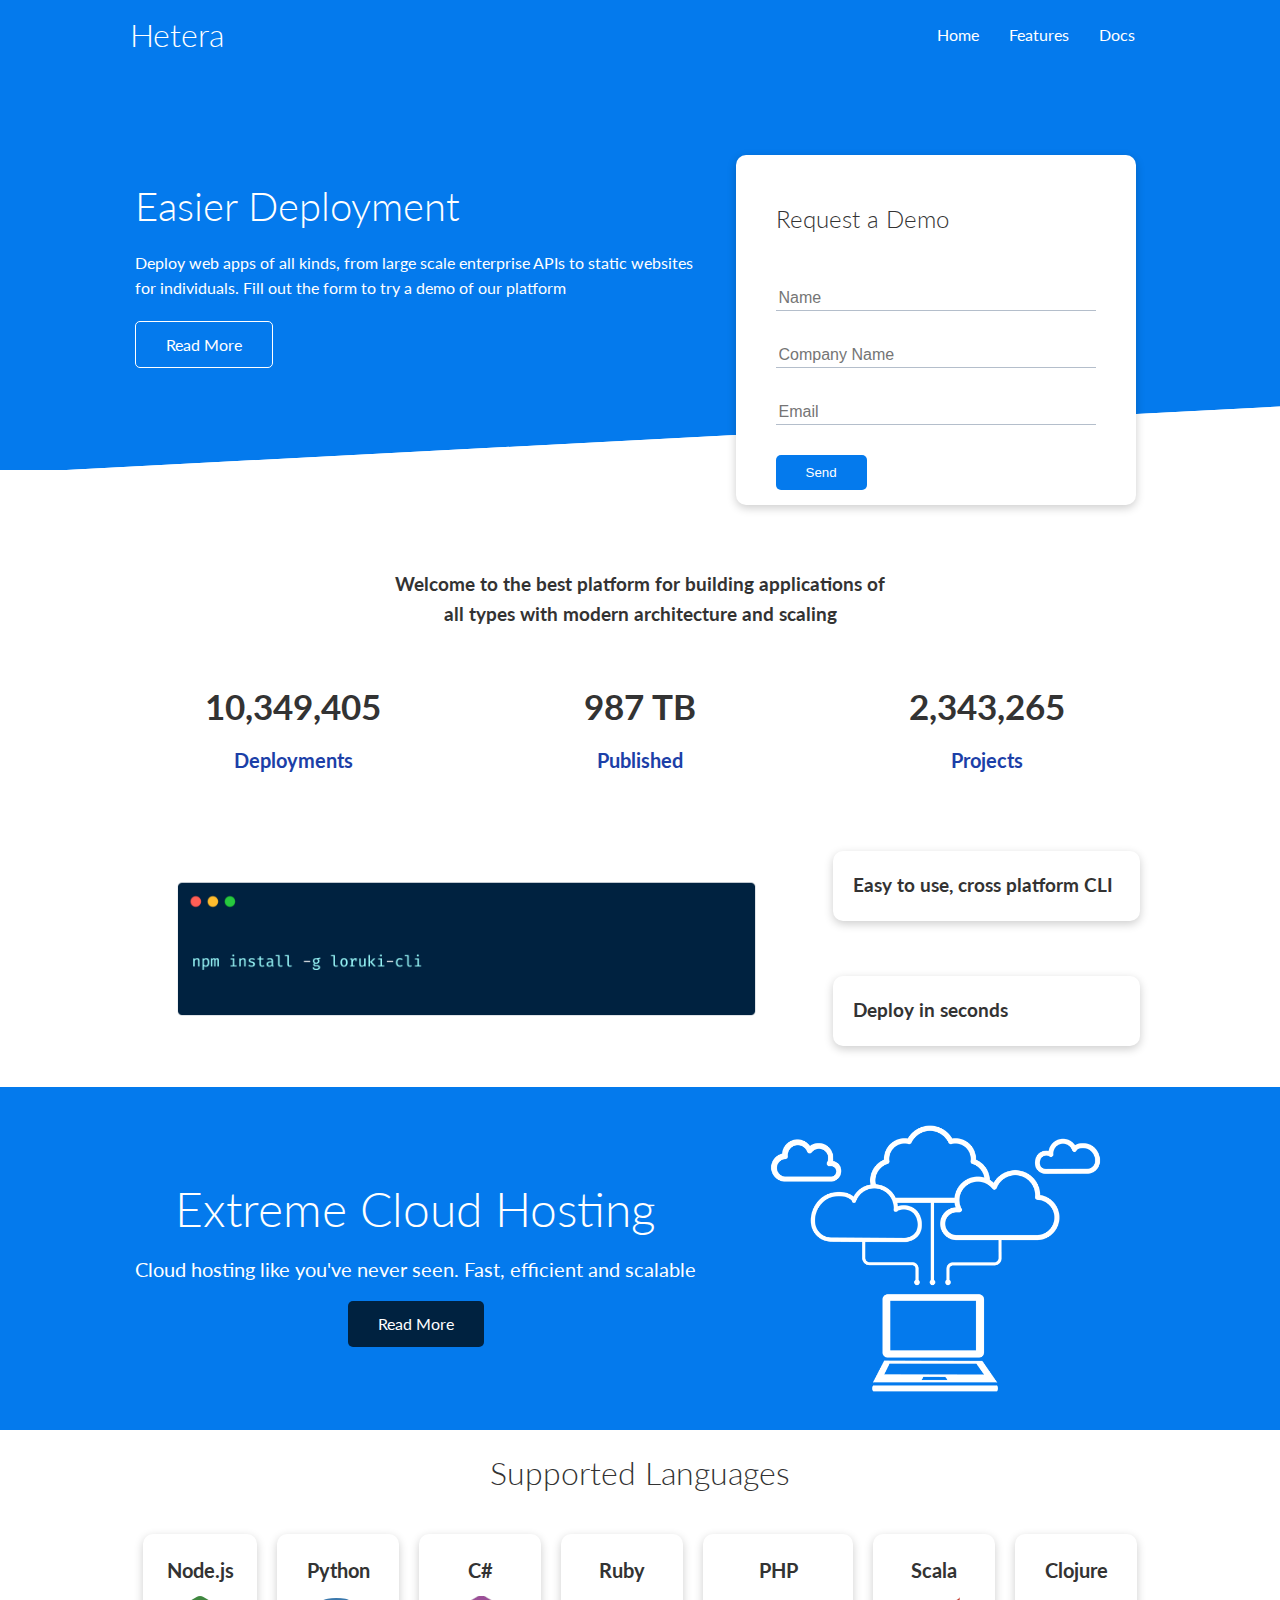
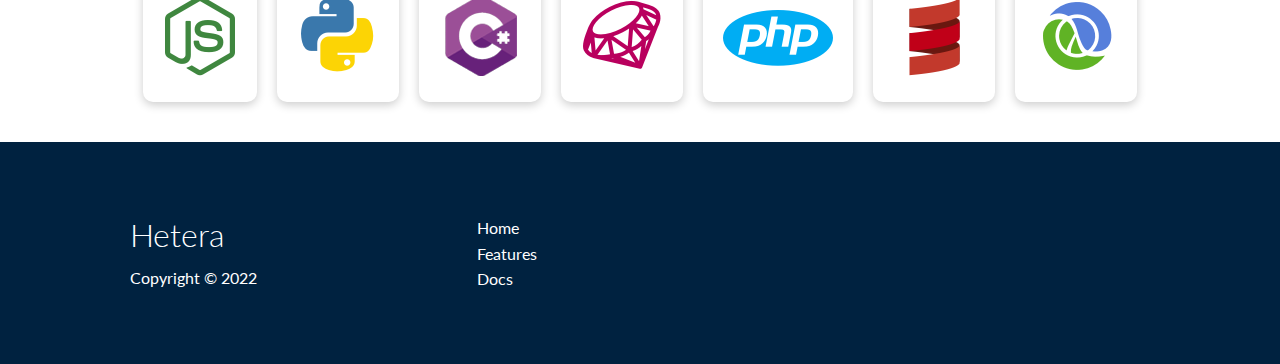
<file: index.html>
<!DOCTYPE html>
<html lang="en">

<head>
	<meta charset="UTF-8">
	<meta name="viewport" content="width=device-width, initial-scale=1.0">
	<link rel="stylesheet" href="https://cdnjs.cloudflare.com/ajax/libs/font-awesome/5.15.1/css/all.min.css"
		integrity="sha512-+4zCK9k+qNFUR5X+cKL9EIR+ZOhtIloNl9GIKS57V1MyNsYpYcUrUeQc9vNfzsWfV28IaLL3i96P9sdNyeRssA=="
		crossorigin="anonymous" />
	<link rel="stylesheet" href="utilities.css">
	<link rel="stylesheet" href="style.css">
	<title>Loruki | Cloud Hosting For Everyone</title>
</head>

<body>
	<!-- Navbar -->
	<div class="navbar">
		<div class="container flex">
			<h1 class="logo">Hetera</h1>
			<nav>
				<ul>
					<li><a href="index.html">Home</a></li>
					<li><a href="features.html">Features</a></li>
					<li><a href="docs.html">Docs</a></li>
				</ul>
			</nav>
		</div>
	</div>

	<!-- Showcase -->
	<section class="showcase">
		<div class="container grid">
			<div class="showcase-text">
				<h1>Easier Deployment</h1>
				<p>Deploy web apps of all kinds, from large scale enterprise APIs to static websites for individuals.
					Fill out the form to try a demo of our platform</p>
				<a href="features.html" class="btn btn-outline">Read More</a>
			</div>

			<div class="showcase-form card">
				<h2>Request a Demo</h2>
				<form name="contact" netlify-honeypot="bot-field" method="POST" data-netlify="true">
					<input type="hidden" name="form-name" value="contact">
					<p class="hidden">
						<label>Don’t fill this out if you're human: <input name="bot-field" /></label>
					</p>
					<div class="form-control">
						<input type="text" name="name" placeholder="Name" required>
					</div>
					<div class="form-control">
						<input type="text" name="company" placeholder="Company Name" required>
					</div>
					<div class="form-control">
						<input type="email" name="email" placeholder="Email" required>
					</div>
					<input type="submit" value="Send" class="btn btn-primary">
				</form>
			</div>
		</div>
	</section>

	<!-- Stats -->
	<section class="stats">
		<div class="container">
			<h3 class="stats-heading text-center my-1">
				Welcome to the best platform for building applications of all types with modern architecture and scaling
			</h3>

			<div class="grid grid-3 text-center my-4">
				<div>
					<i class="fas fa-server fa-3x"></i>
					<h3>10,349,405</h3>
					<p class="text-secondary">Deployments</p>
				</div>
				<div>
					<i class="fas fa-upload fa-3x"></i>
					<h3>987 TB</h3>
					<p class="text-secondary">Published</p>
				</div>
				<div>
					<i class="fas fa-project-diagram fa-3x"></i>
					<h3>2,343,265</h3>
					<p class="text-secondary">Projects</p>
				</div>
			</div>
		</div>
	</section>

	<!-- Cli -->
	<section class="cli">
		<div class="container grid">
			<img src="images/cli.png" alt="">
			<div class="card">
				<h3>Easy to use, cross platform CLI</h3>
			</div>
			<div class="card">
				<h3>Deploy in seconds</h3>
			</div>
		</div>
	</section>

	<!-- Cloud -->
	<section class="cloud bg-primary my-2 py-2">
		<div class="container grid">
			<div class="text-center">
				<h2 class="lg">Extreme Cloud Hosting</h2>
				<p class="lead my-1">Cloud hosting like you've never seen. Fast, efficient and scalable</p>
				<a href="features.html" class="btn btn-dark">Read More</a>
			</div>
			<img src="images/cloud.png" alt="">
		</div>
	</section>

	<!-- Languages -->
	<section class="languages">
		<h2 class="md text-center my-2">
			Supported Languages
		</h2>
		<div class="container flex">
			<div class="card">
				<h4>Node.js</h4>
				<img src="images/logos/node.png" alt="">
			</div>
			<div class="card">
				<h4>Python</h4>
				<img src="images/logos/python.png" alt="">
			</div>
			<div class="card">
				<h4>C#</h4>
				<img src="images/logos/csharp.png" alt="">
			</div>
			<div class="card">
				<h4>Ruby</h4>
				<img src="images/logos/ruby.png" alt="">
			</div>
			<div class="card">
				<h4>PHP</h4>
				<img src="images/logos/php.png" alt="">
			</div>
			<div class="card">
				<h4>Scala</h4>
				<img src="images/logos/scala.png" alt="">
			</div>
			<div class="card">
				<h4>Clojure</h4>
				<img src="images/logos/clojure.png" alt="">
			</div>
		</div>
	</section>

	<!-- Footer -->
	<footer class="footer bg-dark py-5">
		<div class="container grid grid-3">
			<div>
				<h1>Hetera
				</h1>
				<p>Copyright &copy; 2022</p>
			</div>
			<nav>
				<ul>
					<li><a href="index.html">Home</a></li>
					<li><a href="features.html">Features</a></li>
					<li><a href="docs.html">Docs</a></li>
				</ul>
			</nav>
			<div class="social">
				<a href="#"><i class="fab fa-github fa-2x"></i></a>
				<a href="#"><i class="fab fa-facebook fa-2x"></i></a>
				<a href="#"><i class="fab fa-instagram fa-2x"></i></a>
				<a href="#"><i class="fab fa-twitter fa-2x"></i></a>
			</div>
		</div>
	</footer>
</body>

</html>
</file>
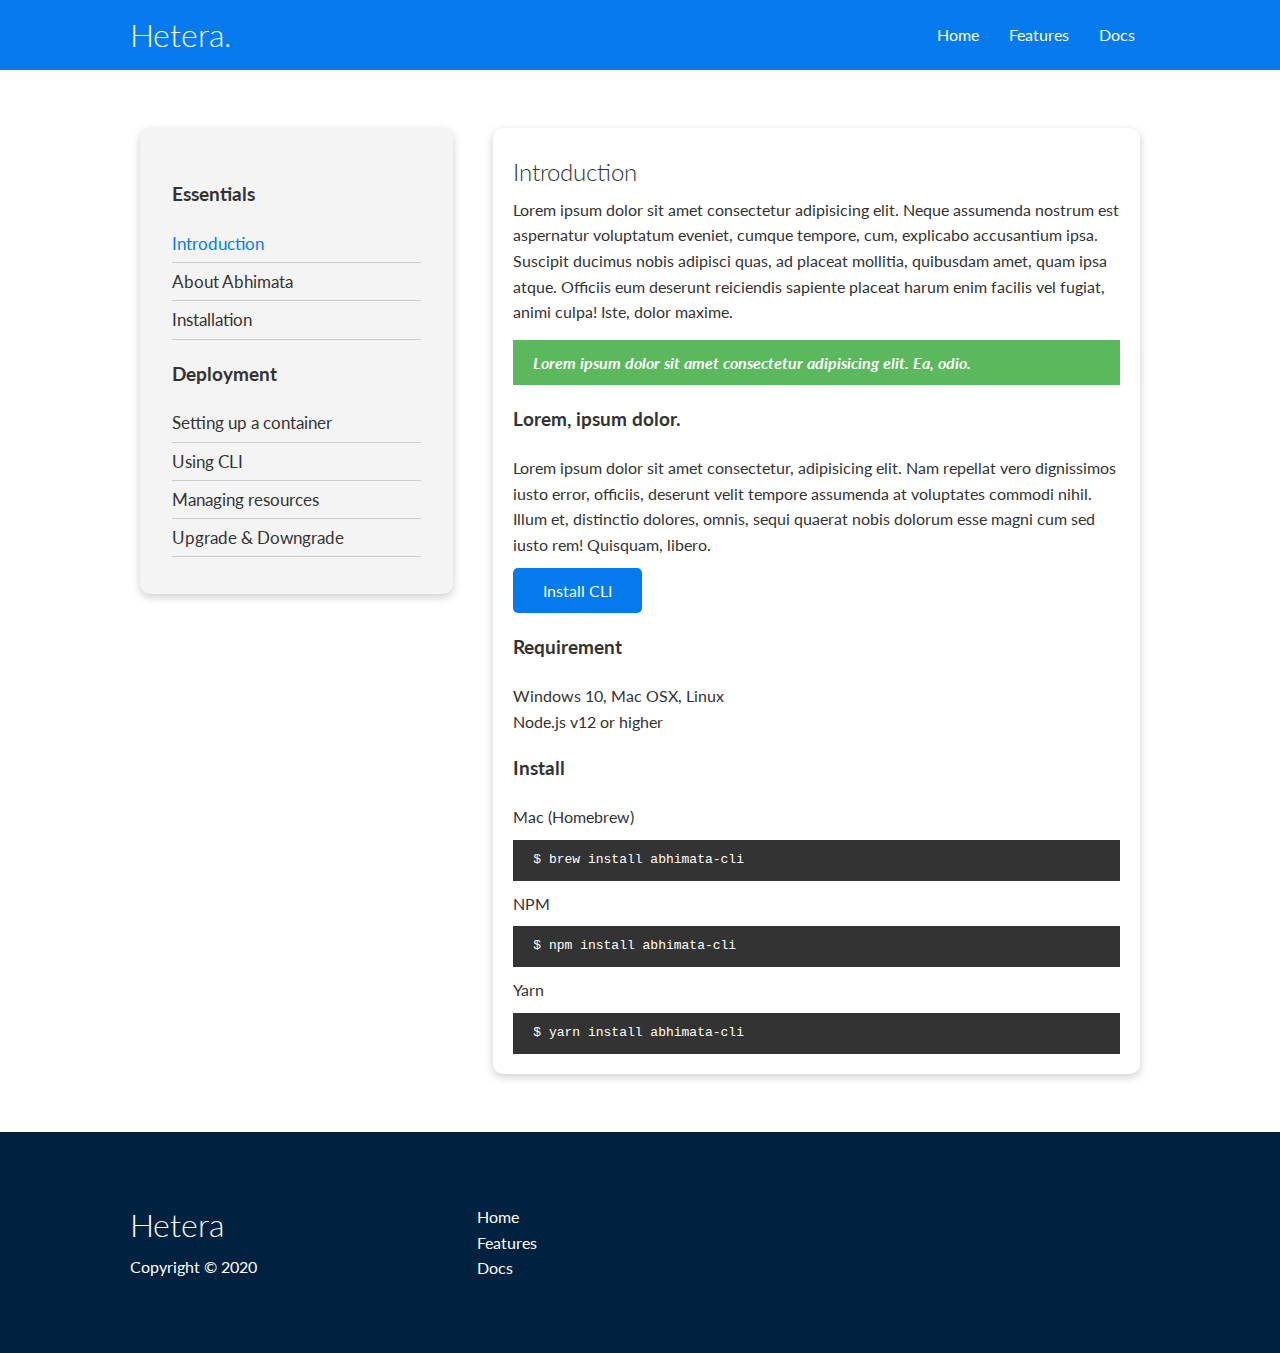
<file: docs.html>
<!DOCTYPE html>
<html lang="en">

<head>
    <meta charset="UTF-8">
    <meta name="viewport" content="width=device-width, initial-scale=1.0">
    <link rel="stylesheet" href="https://cdnjs.cloudflare.com/ajax/libs/font-awesome/5.15.1/css/all.min.css"
        integrity="sha512-+4zCK9k+qNFUR5X+cKL9EIR+ZOhtIloNl9GIKS57V1MyNsYpYcUrUeQc9vNfzsWfV28IaLL3i96P9sdNyeRssA=="
        crossorigin="anonymous" />
    <link rel="stylesheet" href="utilities.css">
    <link rel="stylesheet" href="style.css">
    <title>Abhimata | Cloud Hosting For Everyone</title>
</head>

<body>
    <!-- Navbar -->
    <div class="navbar">
        <div class="container flex">
            <h1 class="logo">Hetera.</h1>
            <nav>
                <ul>
                    <li><a href="index.html">Home</a></li>
                    <li><a href="features.html">Features</a></li>
                    <li><a href="doc.html">Docs</a></li>
                </ul>
            </nav>
        </div>
    </div>

    <!-- Docs main -->
    <section class="docs-main my-4">
        <div class="container grid">
            <div class="card bg-light p-3">
                <h3 class="my-2">Essentials</h3>
                <nav>
                    <ul>
                        <li><a class="text-primary" href="#">Introduction</a></li>
                        <li><a href="#">About Abhimata</a></li>
                        <li><a href="#">Installation</a></li>
                    </ul>
                </nav>

                <h3 class="my-2">Deployment</h3>
                <nav>
                    <ul>
                        <li><a href="#">Setting up a container</a></li>
                        <li><a href="#">Using CLI</a></li>
                        <li><a href="#">Managing resources</a></li>
                        <li><a href="#">Upgrade & Downgrade</a></li>
                    </ul>
                </nav>
            </div>
            <div class="card">
                <h2>Introduction</h2>
                <p>Lorem ipsum dolor sit amet consectetur adipisicing elit. Neque assumenda nostrum est aspernatur voluptatum eveniet, cumque tempore, cum, explicabo accusantium ipsa. Suscipit ducimus nobis adipisci quas, ad placeat mollitia, quibusdam amet, quam ipsa atque. Officiis eum deserunt reiciendis sapiente placeat harum enim facilis vel fugiat, animi culpa! Iste, dolor maxime.</p>
                <div class="alert alert-success">
                    <i class="fas fa-info">Lorem ipsum dolor sit amet consectetur adipisicing elit. Ea, odio.</i>
                </div>

                    <h3>Lorem, ipsum dolor.</h3>
                    <p>Lorem ipsum dolor sit amet consectetur, adipisicing elit. Nam repellat vero dignissimos iusto error, officiis, deserunt velit tempore assumenda at voluptates commodi nihil. Illum et, distinctio dolores, omnis, sequi quaerat nobis dolorum esse magni cum sed iusto rem! Quisquam, libero.</p>
                    <a href="#" class="btn btn-primary">Install CLI</a>

                    <h3>Requirement</h3>
                    <ul>
                        <li>Windows 10, Mac OSX, Linux</li>
                        <li>Node.js v12 or higher</li>
                    </ul>

                    <h3>Install</h3>
                    <p>Mac (Homebrew)</p>
                    <pre><code>$ brew install abhimata-cli</code></pre>
                    <p>NPM</p>
                    <pre><code>$ npm install abhimata-cli</code></pre>
                    <p>Yarn</p>
                    <pre><code>$ yarn install abhimata-cli</code></pre>
                </div>
            </div>
        </div>
    </section>
   
    <!-- Footer -->
    <footer class="footer bg-dark py-5">
        <div class="container grid grid-3">
            <div>
                <h1>Hetera
                </h1>
                <p>Copyright &copy; 2020</p>
            </div>
            <nav>
                <ul>
                    <li><a href="index.html">Home</a></li>
                    <li><a href="features.html">Features</a></li>
                    <li><a href="docs.html">Docs</a></li>
                </ul>
            </nav>
            <div class="social">
                <a href="#"><i class="fab fa-github fa-2x"></i></a>
                <a href="#"><i class="fab fa-facebook fa-2x"></i></a>
                <a href="#"><i class="fab fa-instagram fa-2x"></i></a>
                <a href="#"><i class="fab fa-twitter fa-2x"></i></a>
            </div>
        </div>
    </footer>
</body>

</html>
</file>
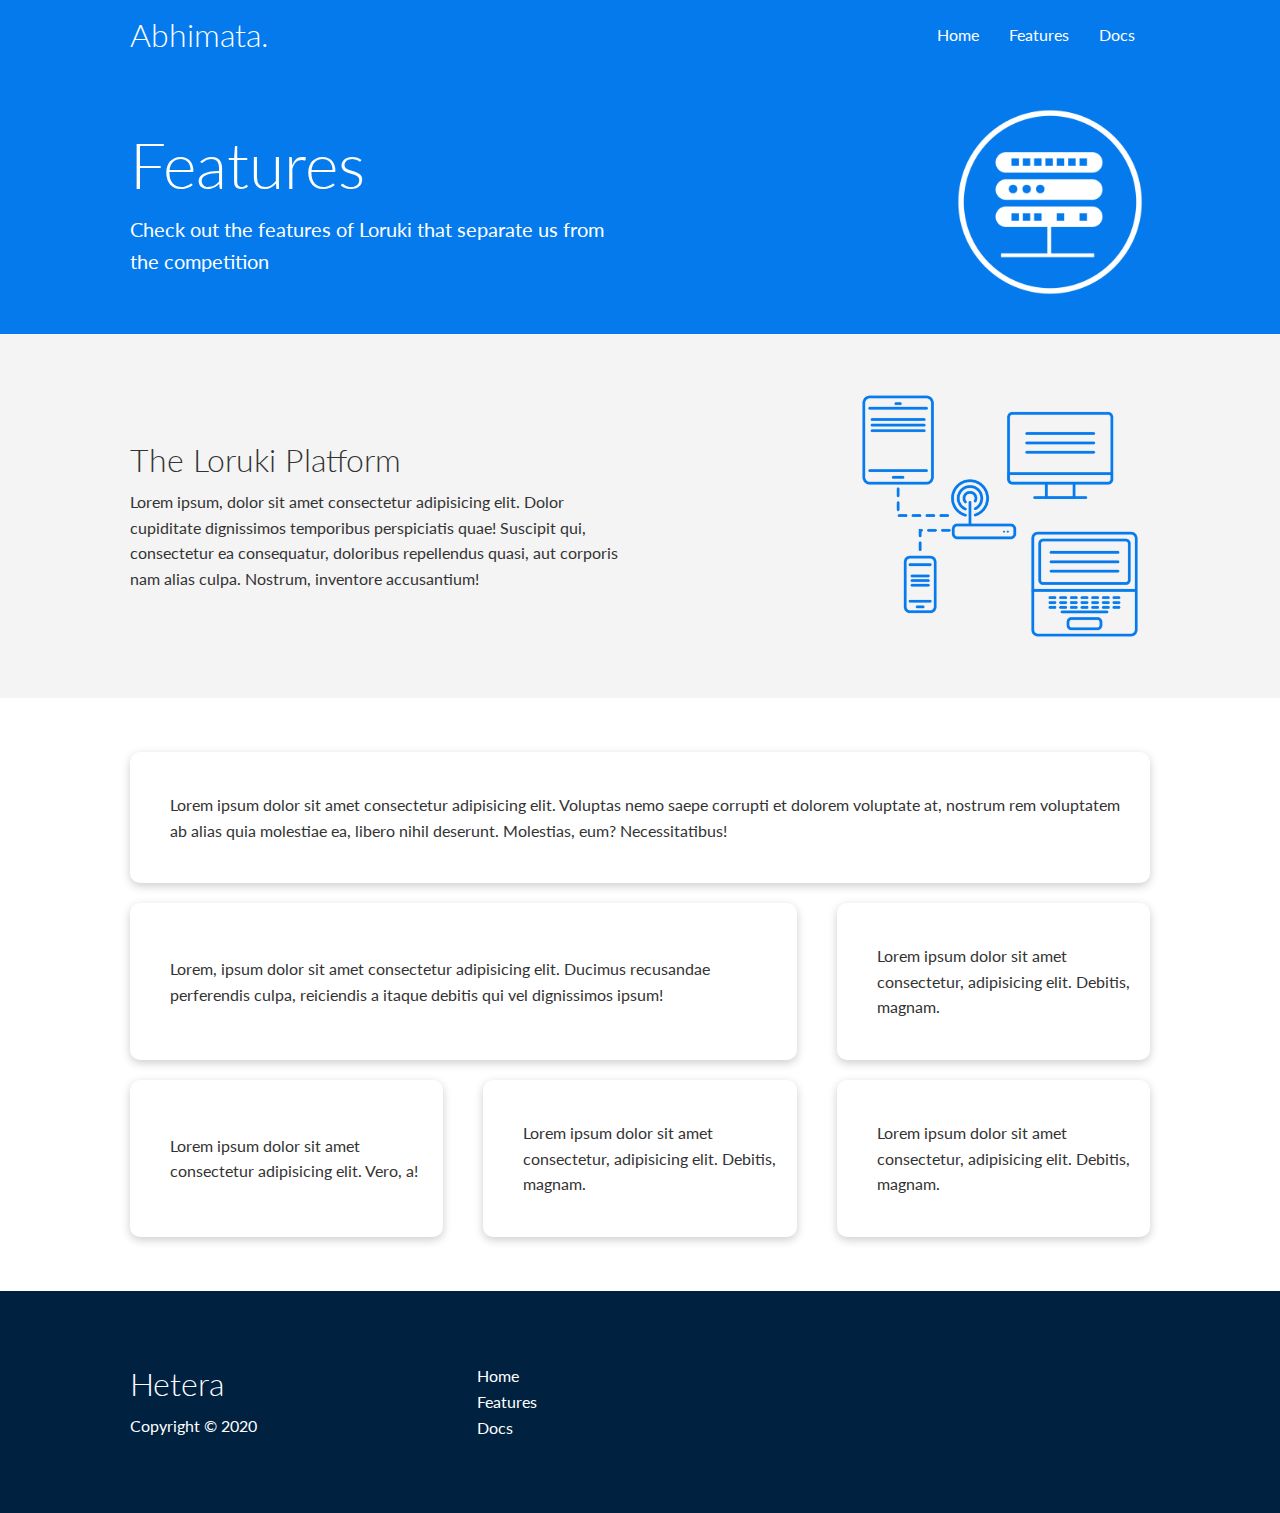
<file: features.html>
<!DOCTYPE html>
<html lang="en">

<head>
    <meta charset="UTF-8">
    <meta name="viewport" content="width=device-width, initial-scale=1.0">
    <link rel="stylesheet" href="https://cdnjs.cloudflare.com/ajax/libs/font-awesome/5.15.1/css/all.min.css"
        integrity="sha512-+4zCK9k+qNFUR5X+cKL9EIR+ZOhtIloNl9GIKS57V1MyNsYpYcUrUeQc9vNfzsWfV28IaLL3i96P9sdNyeRssA=="
        crossorigin="anonymous" />
    <link rel="stylesheet" href="utilities.css">
    <link rel="stylesheet" href="style.css">
    <title>Abhimata | Cloud Hosting For Everyone</title>
</head>

<body>
    <!-- Navbar -->
    <div class="navbar">
        <div class="container flex">
            <h1 class="logo">Abhimata.</h1>
            <nav>
                <ul>
                    <li><a href="index.html">Home</a></li>
                    <li><a href="features.html">Features</a></li>
                    <li><a href="docs.html">Docs</a></li>
                </ul>
            </nav>
        </div>
    </div>

    <!-- Head -->
    <section class="features-head bg-primary py-3">
        <div class="container grid">
            <div>
                <h1 class="xl">Features</h1>
                <p class="lead">
                    Check out the features of Loruki that separate us from the
                    competition
                </p>
            </div>
            <img src="images/server.png" alt="">
        </div>
    </section>

    <!-- Sub head -->
    <section class="features-sub-head bg-light py-3">
        <div class="container grid">
            <div>
                <h1 class="md">The Loruki Platform</h1>
                <p>
                    Lorem ipsum, dolor sit amet consectetur adipisicing elit. Dolor cupiditate dignissimos temporibus
                    perspiciatis quae! Suscipit qui, consectetur ea consequatur, doloribus repellendus quasi, aut
                    corporis nam alias culpa. Nostrum, inventore accusantium!
                </p>
            </div>
            <img src="images/server2.png" alt="">
        </div>
    </section>

    <section class="features-main my-2">
        <div class="container grid grid-3">
            <div class="card flex">
                <i class="fas fa-server fa-3x"></i>
                <p>Lorem ipsum dolor sit amet consectetur adipisicing elit. Voluptas nemo saepe corrupti et dolorem
                    voluptate at, nostrum rem voluptatem ab alias quia molestiae ea, libero nihil deserunt. Molestias,
                    eum? Necessitatibus!</p>
            </div>
            <div class="card flex">
                <i class="fas fa-network-wired fa-3x"></i>
                <p>
                    Lorem, ipsum dolor sit amet consectetur adipisicing elit. Ducimus
                    recusandae perferendis culpa, reiciendis a itaque debitis qui vel
                    dignissimos ipsum!
                </p>
            </div>
            <div class="card flex">
                <i class="fas fa-laptop-code fa-3x"></i>
                <p>
                    Lorem ipsum dolor sit amet consectetur, adipisicing elit. Debitis,
                    magnam.
                </p>
            </div>
            <div class="card flex">
                <i class="fas fa-database fa-3x"></i>
                <p>
                    Lorem ipsum dolor sit amet consectetur adipisicing elit. Vero, a!
                </p>
            </div>
            <div class="card flex">
                <i class="fas fa-power-off fa-3x"></i>
                <p>
                    Lorem ipsum dolor sit amet consectetur, adipisicing elit. Debitis,
                    magnam.
                </p>
            </div>
            <div class="card flex">
                <i class="fas fa-upload fa-3x"></i>
                <p>
                    Lorem ipsum dolor sit amet consectetur, adipisicing elit. Debitis,
                    magnam.
                </p>
            </div>
        </div>
    </section>

    <!-- Footer -->
    <footer class="footer bg-dark py-5">
        <div class="container grid grid-3">
            <div>
                <h1>Hetera
                </h1>
                <p>Copyright &copy; 2020</p>
            </div>
            <nav>
                <ul>
                    <li><a href="index.html">Home</a></li>
                    <li><a href="features.html">Features</a></li>
                    <li><a href="docs.html">Docs</a></li>
                </ul>
            </nav>
            <div class="social">
                <a href="#"><i class="fab fa-github fa-2x"></i></a>
                <a href="#"><i class="fab fa-facebook fa-2x"></i></a>
                <a href="#"><i class="fab fa-instagram fa-2x"></i></a>
                <a href="#"><i class="fab fa-twitter fa-2x"></i></a>
            </div>
        </div>
    </footer>
</body>

</html>
</file>
<file: utilities.css>
.container {
  max-width: 1100px;
  margin: 0 auto;
  overflow: auto;
  padding: 0 40px;
}

.card {
  background-color: #fff;
  color: #333;
  border-radius: 10px;
  box-shadow: 0 3px 10px rgba(0, 0, 0, 0.2);
  padding: 20px;
  margin: 10px;
}

.btn {
  display: inline-block;
  padding: 10px 30px;
  cursor: pointer;
  background: var(--primary-color);
  color: #fff;
  border: none;
  border-radius: 5px;
}

.btn-outline {
  background-color: transparent;
  border: 1px #fff solid;
}

.btn:hover {
  transform: scale(0.98);
}

/* Backgrounds & colored buttons */
.bg-primary,
.btn-primary {
  background-color: var(--primary-color);
  color: #fff;
}

.bg-secondary,
.btn-secondary {
  background-color: var(--secondary-color);
  color: #fff;
}

.bg-dark,
.btn-dark {
  background-color: var(--dark-color);
  color: #fff;
}

.bg-light,
.btn-light {
  background-color: var(--light-color);
  color: #333;
}

.bg-primary a,
.btn-primary a,
.bg-secondary a,
.btn-secondary a,
.bg-dark a,
.btn-dark a {
  color: #fff;
}

/* Text colors */
.text-primary {
  color: var(--primary-color);
}

.text-secondary {
  color: var(--secondary-color);
}

.text-dark {
  color: var(--dark-color);
}

.text-light {
  color: var(--light-color);
}

/* Text sizes */
.lead {
  font-size: 20px;
}

.sm {
  font-size: 1rem;
}

.md {
  font-size: 2rem;
}

.lg {
  font-size: 3rem;
}

.xl {
  font-size: 4rem;
}

.text-center {
  text-align: center;
}

/* Alert */
.alert {
  background-color: var(--light-color);
  padding: 10px 20px;
  font-weight: bold;
  margin: 15px 0;
}

.alert i {
  margin-right: 15px;
}

.alert-success {
  background-color: var(--success-color);
  color: #fff;
}

.alert-error {
  background-color: var(--error-color);
  color: #fff;
}


.flex {
  display: flex;
  justify-content: center;
  align-items: center;
  height: 100%;
}

.grid {
  display: grid;
  grid-template-columns: repeat(2, 1fr);
  gap: 20px;
  justify-content: center;
  align-items: center;
  height: 100%;
}

.grid-3 {
  grid-template-columns: repeat(3, 1fr);
}

/* Margin */
.my-1 {
  margin: 1rem 0;
}

.my-2 {
  margin: 1.5rem 0;
}

.my-3 {
  margin: 2rem 0;
}

.my-4 {
  margin: 3rem 0;
}

.my-5 {
  margin: 4rem 0;
}

.m-1 {
  margin: 1rem;
}

.m-2 {
  margin: 1.5rem;
}

.m-3 {
  margin: 2rem;
}

.m-4 {
  margin: 3rem;
}

.m-5 {
  margin: 4rem;
}

/* Padding */
.py-1 {
  padding: 1rem 0;
}

.py-2 {
  padding: 1.5rem 0;
}

.py-3 {
  padding: 2rem 0;
}

.py-4 {
  padding: 3rem 0;
}

.py-5 {
  padding: 4rem 0;
}

.p-1 {
  padding: 1rem;
}

.p-2 {
  padding: 1.5rem;
}

.p-3 {
  padding: 2rem;
}

.p-4 {
  padding: 3rem;
}

.p-5 {
  padding: 4rem;
}
</file>
<file: style.css>
@import url('https://fonts.googleapis.com/css2?family=Lato:wght@300&display=swap');

:root {
  --primary-color: #047aed;
  --secondary-color: #1c3fa8;
  --dark-color: #002240;
  --light-color: #f4f4f4;
  --success-color: #5cb85c;
  --error-color: #d9534f;
}

* {
  box-sizing: border-box;
  padding: 0;
  margin: 0;
}

body {
  font-family: 'Lato', sans-serif;
  color: #333;
  line-height: 1.6;
}

ul {
  list-style-type: none;
}

a {
  text-decoration: none;
  color: #333;
}

h1,
h2 {
  font-weight: 300;
  line-height: 1.2;
  margin: 10px 0;
}

p {
  margin: 10px 0;
}

img {
  width: 100%;
}

code,
pre {
  background: #333;
  color: #fff;
  padding: 10px;
}

.hidden {
  visibility: hidden;
  height: 0;
}

/* Navbar */
.navbar {
  background-color: var(--primary-color);
  color: #fff;
  height: 70px;
}

.navbar ul {
  display: flex;
}

.navbar a {
  color: #fff;
  padding: 10px;
  margin: 0 5px;
}

.navbar a:hover {
  border-bottom: 2px #fff solid;
}

.navbar .flex {
  justify-content: space-between;
}

/* Showcase */
.showcase {
  height: 400px;
  background-color: var(--primary-color);
  color: #fff;
  position: relative;
}

.showcase h1 {
  font-size: 40px;
}

.showcase p {
  margin: 20px 0;
}

.showcase .grid {
  overflow: visible;
  grid-template-columns: 55% auto;
  gap: 30px;
}

.showcase-text {
  animation: slideInFromLeft 1s ease-in;
}

.showcase-form {
  position: relative;
  top: 60px;
  height: 350px;
  width: 400px;
  padding: 40px;
  z-index: 100;
  justify-self: flex-end;
  animation: slideInFromRight 1s ease-in;
}

.showcase-form .form-control {
  margin: 30px 0;
}

.showcase-form input[type='text'],
.showcase-form input[type='email'] {
  border: 0;
  border-bottom: 1px solid #b4becb;
  width: 100%;
  padding: 3px;
  font-size: 16px;
}

.showcase-form input:focus {
  outline: none;
}

.showcase::before,
.showcase::after {
  content: '';
  position: absolute;
  height: 100px;
  bottom: -70px;
  right: 0;
  left: 0;
  background: #fff;
  transform: skewY(-3deg);
  -webkit-transform: skewY(-3deg);
  -moz-transform: skewY(-3deg);
  -ms-transform: skewY(-3deg);
}

/* Stats */
.stats {
  padding-top: 100px;
  animation: slideInFromBottom 1s ease-in;
}

.stats-heading {
  max-width: 500px;
  margin: auto;
}

.stats .grid h3 {
  font-size: 35px;
}

.stats .grid p {
  font-size: 20px;
  font-weight: bold;
}

/* Cli */
.cli .grid {
  grid-template-columns: repeat(3, 1fr);
  grid-template-rows: repeat(2, 1fr);
}

.cli .grid > *:first-child {
  grid-column: 1 / span 2;
  grid-row: 1 / span 2;
}

/* Cloud */
.cloud .grid {
  grid-template-columns: 4fr 3fr;
}

/* Languages */

.languages .flex {
  flex-wrap: wrap;
}

.languages .card {
  text-align: center;
  margin: 18px 10px 40px;
  transition: transform 0.2s ease-in;
}

.languages .card h4 {
  font-size: 20px;
  margin-bottom: 10px;
}

.languages .card:hover {
  transform: translateY(-15px);
}

/* Features */
.features-head img,
.docs-head img {
  width: 200px;
  justify-self: flex-end;
}

.features-sub-head img {
  width: 300px;
  justify-self: flex-end;
}

.features-main .card > i {
  margin-right: 20px;
}

.features-main .grid {
  padding: 30px;
}

.features-main .grid > *:first-child {
  grid-column: 1 / span 3;
}

.features-main .grid > *:nth-child(2) {
  grid-column: 1 / span 2;
}

/* Docs */
.docs-main h3 {
  margin: 20px 0;
}

.docs-main .grid {
  grid-template-columns: 1fr 2fr;
  align-items: flex-start;
}

.docs-main nav li {
  font-size: 17px;
  padding-bottom: 5px;
  margin-bottom: 5px;
  border-bottom: 1px #ccc solid;
}

.docs-main a:hover {
  font-weight: bold;
}

/* Footer */
.footer .social a {
  margin: 0 10px;
}

.fa-github:hover {
  color: #000000;
}

.fa-facebook:hover {
  color: #1773EA;
}

.fa-instagram:hover {
  color: #B32E87;
}

.fa-twitter:hover {
  color: #1C9CEA;
}

/* Animations */
@keyframes slideInFromLeft {
  0% {
    transform: translateX(-100%);
  }

  100% {
    transform: translateX(0);
  }
}

@keyframes slideInFromRight {
  0% {
    transform: translateX(100%);
  }

  100% {
    transform: translateX(0);
  }
}

@keyframes slideInFromTop {
  0% {
    transform: translateY(-100%);
  }

  100% {
    transform: translateX(0);
  }
}

@keyframes slideInFromBottom {
  0% {
    transform: translateY(100%);
  }

  100% {
    transform: translateX(0);
  }
}

/* Tablets and under */
@media (max-width: 768px) {
  .grid,
  .showcase .grid,
  .stats .grid,
  .cli .grid,
  .cloud .grid,
  .features-main .grid,
  .docs-main .grid {
    grid-template-columns: 1fr;
    grid-template-rows: 1fr;
  }

  .showcase {
    height: auto;
  }

  .showcase-text {
    text-align: center;
    margin-top: 40px;
    animation: slideInFromTop 1s ease-in;
  }

  .showcase-form {
    justify-self: center;
    margin: auto;
    animation: slideInFromBottom 1s ease-in;
  }

  .cli .grid > *:first-child {
    grid-column: 1;
    grid-row: 1;
  }

  .features-head,
  .features-sub-head,
  .docs-head {
    text-align: center;
  }

  .features-head img,
  .features-sub-head img,
  .docs-head img {
    justify-self: center;
  }

  .features-main .grid > *:first-child,
  .features-main .grid > *:nth-child(2) {
    grid-column: 1;
  }
}

/* Mobile */
@media (max-width: 500px) {
  .navbar {
    height: 110px;
  }

  .navbar .flex {
    flex-direction: column;
  }

  .navbar ul {
    padding: 10px;
    background-color: rgba(0, 0, 0, 0.1);
  }
  
  .showcase-form {
    width: 300px;
  }
}
</file>
